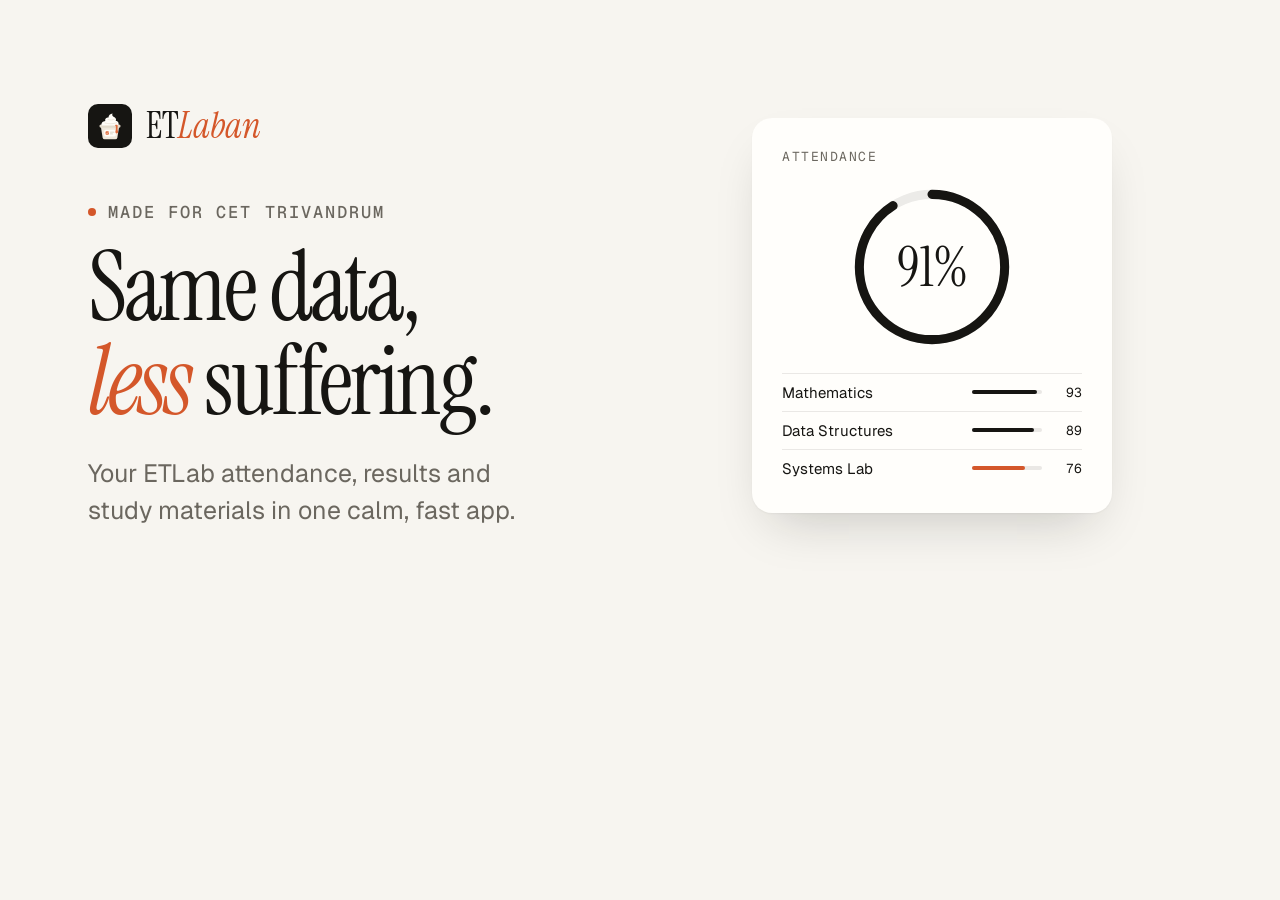
<file: docs/og-image.html>
<!doctype html>
<!--
  Source for public/og-image.png, the 1200x630 link preview.
  Regenerate from the repo root:
    chrome --headless=new --hide-scrollbars --force-device-scale-factor=1 --window-size=1200,630 --screenshot=public/og-image.png docs/og-image.html
-->
<html lang="en">
  <head>
    <meta charset="utf-8" />
    <link
      rel="stylesheet"
      href="https://fonts.googleapis.com/css2?family=Geist:wght@400;500;600&family=Geist+Mono:wght@400;500&family=Instrument+Serif:ital@0;1&display=block"
    />
    <style>
      * { box-sizing: border-box; margin: 0; }
      html, body { width: 1200px; height: 630px; overflow: hidden; }
      body {
        display: grid;
        grid-template-columns: 1fr 360px;
        align-items: center;
        gap: 56px;
        padding: 72px 88px;
        background: #f7f5f0;
        color: #161512;
        font-family: "Geist", system-ui, sans-serif;
      }
      .brand { display: flex; align-items: center; gap: 14px; margin-bottom: 52px; }
      .brand img { width: 44px; height: 44px; }
      .wordmark { font-family: "Instrument Serif", serif; font-size: 36px; letter-spacing: -0.01em; }
      .wordmark em, h1 em { color: #d4572a; }
      .kicker {
        display: flex; align-items: center; gap: 12px; margin-bottom: 18px;
        color: #6b675f; font-family: "Geist Mono", monospace; font-size: 17px; font-weight: 500;
        letter-spacing: 0.12em; text-transform: uppercase;
      }
      .kicker i { width: 8px; height: 8px; border-radius: 50%; background: #d4572a; }
      h1 { font-family: "Instrument Serif", serif; font-weight: 400; font-size: 96px; line-height: 0.98; letter-spacing: -0.03em; }
      p { margin-top: 26px; color: #6b675f; font-size: 25px; line-height: 1.45; }
      .card {
        padding: 30px 30px 26px;
        border-radius: 20px;
        background: #fffefb;
        box-shadow: 0 1px 2px rgba(22, 21, 18, 0.04), 0 24px 50px -20px rgba(22, 21, 18, 0.22);
      }
      .card-title { color: #6b675f; font-family: "Geist Mono", monospace; font-size: 13px; letter-spacing: 0.12em; text-transform: uppercase; }
      .ring { position: relative; width: 168px; height: 168px; margin: 18px auto 22px; }
      .ring svg { transform: rotate(-90deg); }
      .ring span { position: absolute; inset: 0; display: grid; place-items: center; font-family: "Instrument Serif", serif; font-size: 56px; }
      ul { padding: 0; list-style: none; }
      li { display: grid; grid-template-columns: 1fr 70px 28px; align-items: center; gap: 12px; padding: 9px 0; border-top: 1px solid rgba(22, 21, 18, 0.09); font-size: 15px; }
      .bar { height: 4px; border-radius: 2px; background: rgba(22, 21, 18, 0.09); }
      .bar b { display: block; height: 100%; border-radius: 2px; background: #161512; }
      .low .bar b { background: #d4572a; }
      .v { text-align: right; font-family: "Geist Mono", monospace; font-size: 13px; }
    </style>
  </head>
  <body>
    <div>
      <div class="brand">
        <img src="../public/icon.svg" alt="" />
        <span class="wordmark">ET<em>Laban</em></span>
      </div>
      <div class="kicker"><i></i>Made for CET Trivandrum</div>
      <h1>Same data,<br /><em>less</em> suffering.</h1>
      <p>Your ETLab attendance, results and<br />study materials in one calm, fast app.</p>
    </div>
    <div class="card">
      <div class="card-title">Attendance</div>
      <div class="ring">
        <svg viewBox="0 0 148 148" width="168" height="168">
          <circle cx="74" cy="74" r="64" fill="none" stroke="rgba(22,21,18,0.08)" stroke-width="8" />
          <circle cx="74" cy="74" r="64" fill="none" stroke="#161512" stroke-width="8" stroke-linecap="round" pathLength="100" stroke-dasharray="91 100" />
        </svg>
        <span>91%</span>
      </div>
      <ul>
        <li><span>Mathematics</span><span class="bar"><b style="width: 93%"></b></span><span class="v">93</span></li>
        <li><span>Data Structures</span><span class="bar"><b style="width: 89%"></b></span><span class="v">89</span></li>
        <li class="low"><span>Systems Lab</span><span class="bar"><b style="width: 76%"></b></span><span class="v">76</span></li>
      </ul>
    </div>
  </body>
</html>
</file>
